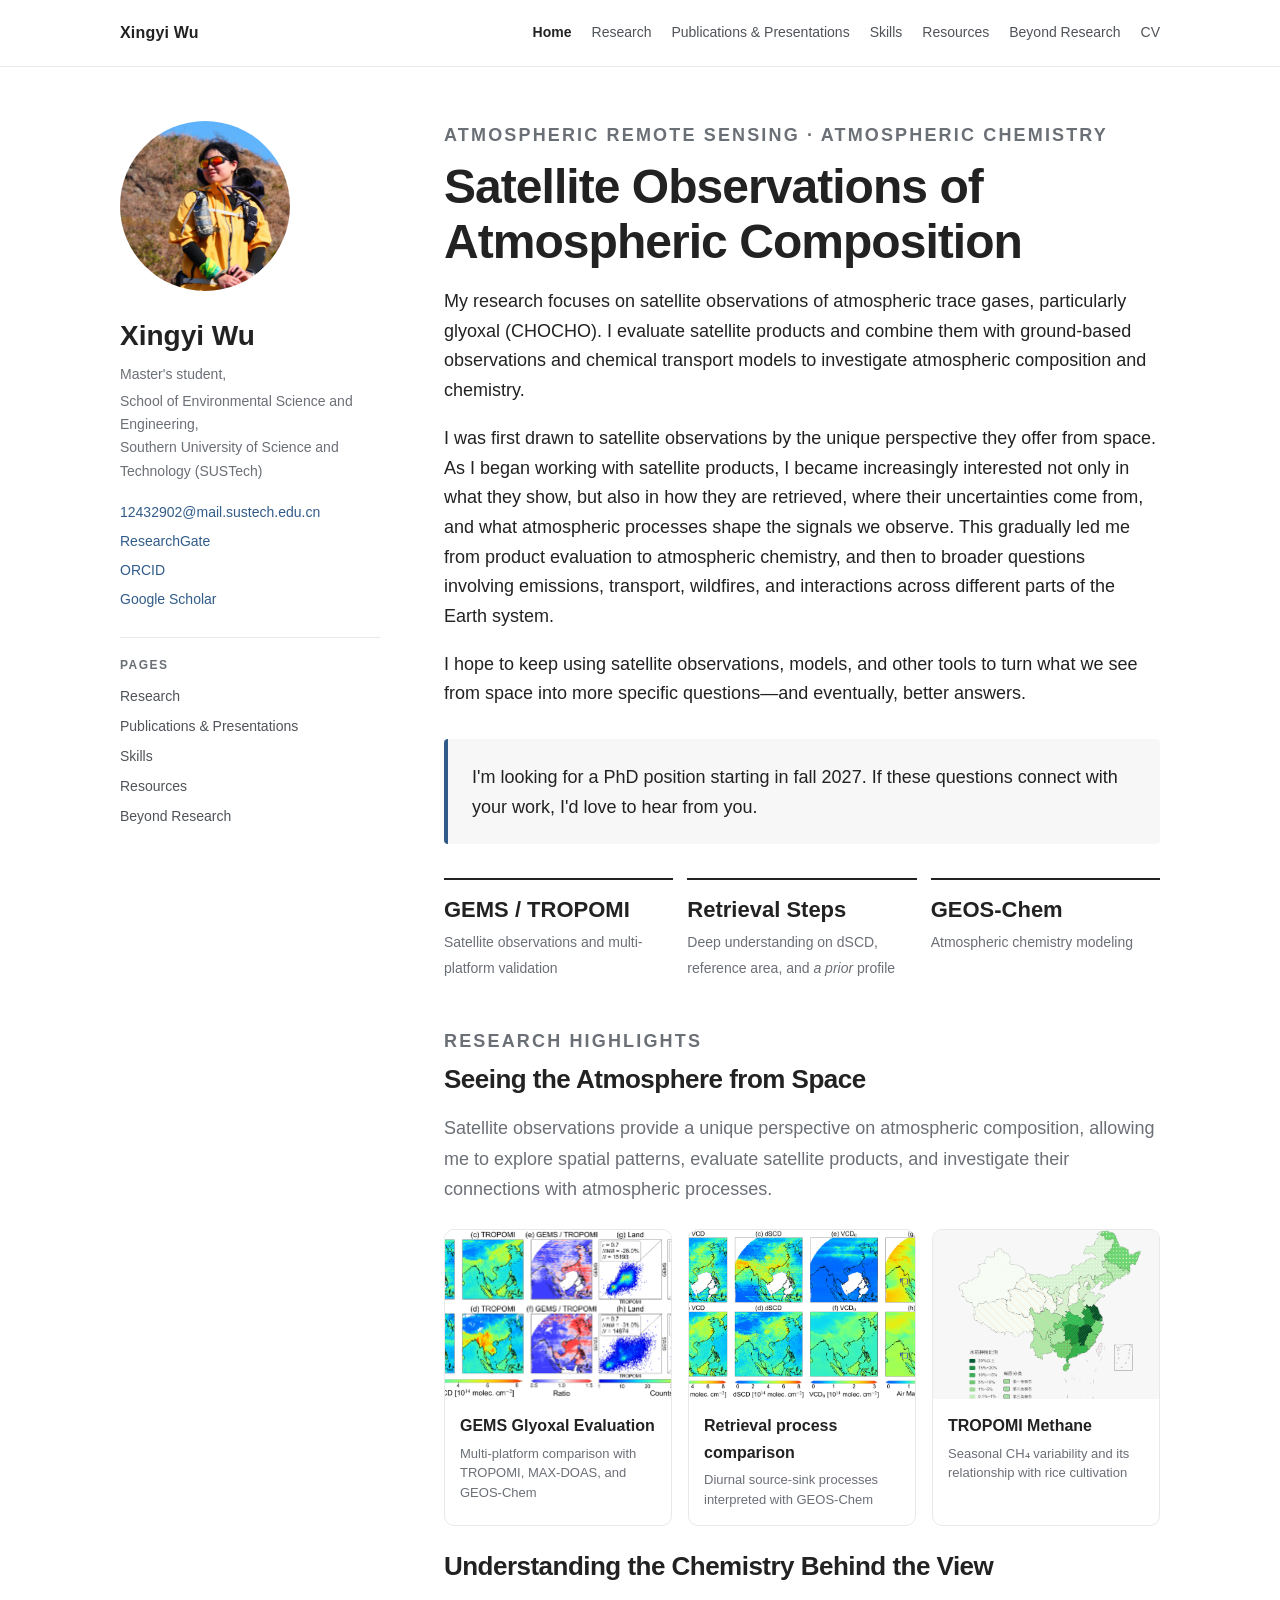
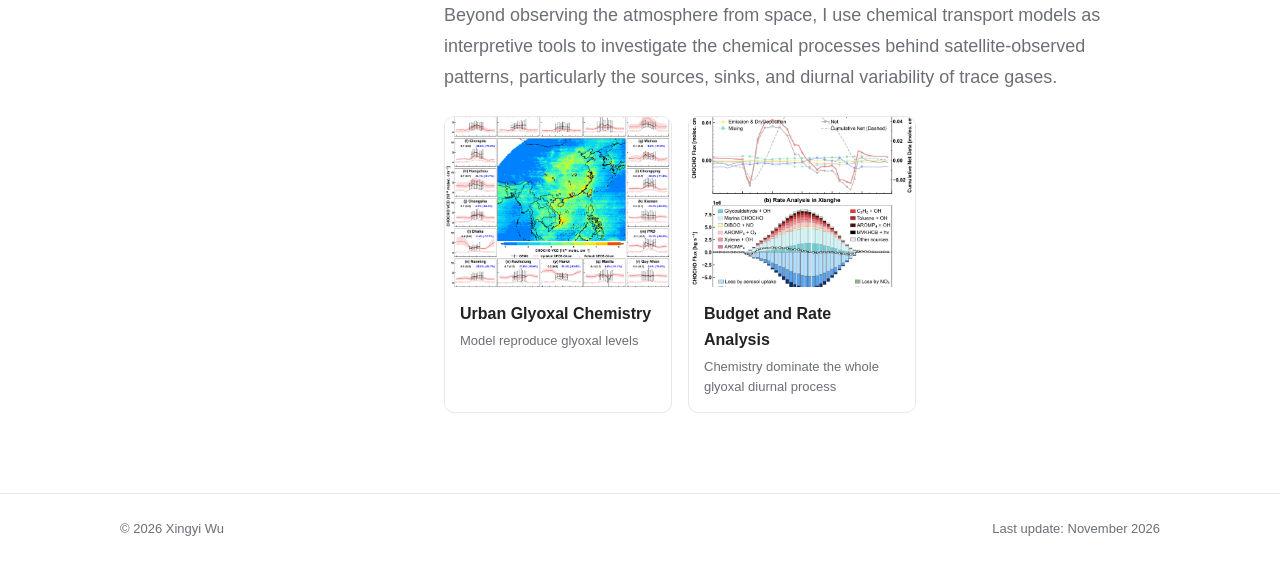
<file: index.html>
<!doctype html>
<html lang="en">

<head>
  <meta charset="utf-8">
  <meta name="viewport" content="width=device-width, initial-scale=1">
  <meta name="description"
    content="Xingyi Wu — atmospheric remote sensing, satellite atmospheric composition, and atmospheric chemistry.">
  <title>Xingyi Wu | Atmospheric Remote Sensing</title>
  <link rel="stylesheet" href="style.css">
</head>

<body>

  <header class="site-header">
    <div class="wrap nav-wrap">
      <a class="brand" href="index.html" class="active">Xingyi Wu</a>
      <nav class="nav" aria-label="Primary navigation">
        <a href="index.html" class="active">Home</a>
        <a href="research.html">Research</a>
        <a href="outputs.html">Publications &amp; Presentations</a>
        <a href="skills.html">Skills</a>
        <a href="resources.html">Resources</a>
        <a href="beyond.html">Beyond Research</a>
        <a href="Xingyi_Wu_CV.pdf?v=20261013" target="_blank" rel="noopener">CV</a>
      </nav>
    </div>
  </header>


  <main class="page">
    <div class="wrap hero">
      <aside class="profile-card">
        <img src="Xingyi.jpg" alt="Xingyi Wu" class="avatar">
        <h1>Xingyi Wu</h1>
        <p class="role">Master&#39;s student,</p>
        <p class="affiliation">School of Environmental Science and Engineering,<br>Southern University of Science and
          Technology (SUSTech)</p>
        <div class="profile-links">
          <a href="mailto:12432902@mail.sustech.edu.cn">12432902@mail.sustech.edu.cn</a>
          <a href="https://www.researchgate.net/profile/Xingyi-Wu-8/" target="_blank" rel="noopener">ResearchGate</a>
          <a href="https://orcid.org/0000-0001-6270-2612" target="_blank" rel="noopener">ORCID</a>
          <a href="https://scholar.google.com/citations?user=_2FljuEAAAAJ&hl=en" target="_blank" rel="noopener">Google
            Scholar</a>
        </div>

        <div class="sidebar-pages">
          <p class="eyebrow">Pages</p>
          <a href="research.html">Research</a>
          <a href="outputs.html">Publications &amp; Presentations</a>
          <a href="skills.html">Skills</a>
          <a href="resources.html">Resources</a>
          <a href="beyond.html">Beyond Research</a>
        </div>
      </aside>

      <section class="hero-copy">
        <p class="eyebrow">Atmospheric Remote Sensing · Atmospheric Chemistry</p>
        <h2>Satellite Observations of Atmospheric Composition</h2>
        <p>
          My research focuses on satellite observations of atmospheric trace gases,
          particularly glyoxal (CHOCHO). I evaluate satellite products and combine them
          with ground-based observations and chemical transport models to investigate
          atmospheric composition and chemistry.
        </p>
        <p>
          I was first drawn to satellite observations by the unique perspective they offer from space. As I began
          working with satellite products, I became increasingly interested not only in what they show, but also in how
          they are retrieved, where their uncertainties come from, and what atmospheric processes shape the signals we
          observe. This gradually led me from product evaluation to atmospheric chemistry, and then to broader questions
          involving emissions, transport, wildfires, and interactions across different parts of the Earth system.
        </p>
        <p>
          I hope to keep using satellite observations, models, and other tools to turn what we see from space into more
          specific questions—and eventually, better answers.
        </p>

        <div class="callout">
          <p class="callout-last">I'm looking for
            a PhD position starting in fall 2027. If these questions connect with
            your work, I'd love to hear from you.</p>
        </div>

        <div class="stats">
          <div class="stat"><strong>GEMS / TROPOMI</strong><span>Satellite observations and multi-platform
              validation</span></div>
          <div class="stat"><strong>Retrieval Steps</strong><span>Deep understanding on dSCD, reference area,
              and
              <i>a
                prior</i> profile</span></div>
          <div class="stat"><strong>GEOS-Chem</strong><span>Atmospheric chemistry modeling</span></div>
        </div>

        <div class="pages-block research-highlights">
          <p class="eyebrow">Research highlights</p>
          <h2>Seeing the Atmosphere from Space</h2>

          <p class="highlight-intro">
            Satellite observations provide a unique perspective on atmospheric composition,
            allowing me to explore spatial patterns, evaluate satellite products, and
            investigate their connections with atmospheric processes.
          </p>

          <div class="highlight-grid">

            <div class="highlight-card">
              <img src="highlight1.png" alt="GEMS glyoxal evaluation">
              <div class="highlight-caption">
                <strong>GEMS Glyoxal Evaluation</strong>
                <span>Multi-platform comparison with TROPOMI, MAX-DOAS, and GEOS-Chem</span>
              </div>
            </div>

            <div class="highlight-card">
              <img src="highlight2.png" alt="Retrieval process comparison between TROPOMI and GEMS">
              <div class="highlight-caption">
                <strong>Retrieval process comparison</strong>
                <span>Diurnal source-sink processes interpreted with GEOS-Chem</span>
              </div>
            </div>

            <div class="highlight-card">
              <img src="highlight3.png" alt="TROPOMI methane and rice cultivation">
              <div class="highlight-caption">
                <strong>TROPOMI Methane</strong>
                <span>Seasonal CH₄ variability and its relationship with rice cultivation</span>
              </div>
            </div>

          </div>

          <br>

          <h2 class="highlight-subtitle">Understanding the Chemistry Behind the View</h2>

          <p class="highlight-intro">
            Beyond observing the atmosphere from space, I use chemical transport models as interpretive tools to
            investigate the chemical processes behind satellite-observed patterns, particularly the sources, sinks, and
            diurnal variability of trace gases.
          </p>

          <div class="highlight-grid highlight-grid-two">

            <div class="highlight-card">
              <img src="highlight4.png" alt="Urban glyoxal chemistry">
              <div class="highlight-caption">
                <strong>Urban Glyoxal Chemistry</strong>
                <span>Model reproduce glyoxal levels</span>
              </div>
            </div>

            <div class="highlight-card">
              <img src="highlight5.png" alt="Glyoxal budget and rate analysis">
              <div class="highlight-caption">
                <strong>Budget and Rate Analysis</strong>
                <span>Chemistry dominate the whole glyoxal diurnal process</span>
              </div>
            </div>

          </div>
        </div>

      </section>
    </div>
  </main>


  <footer>
    <div class="wrap footer-inner">
      <span>© 2026 Xingyi Wu</span>
      <span>Last update: November 2026</span>
    </div>
  </footer>

</body>

</html>
</file>
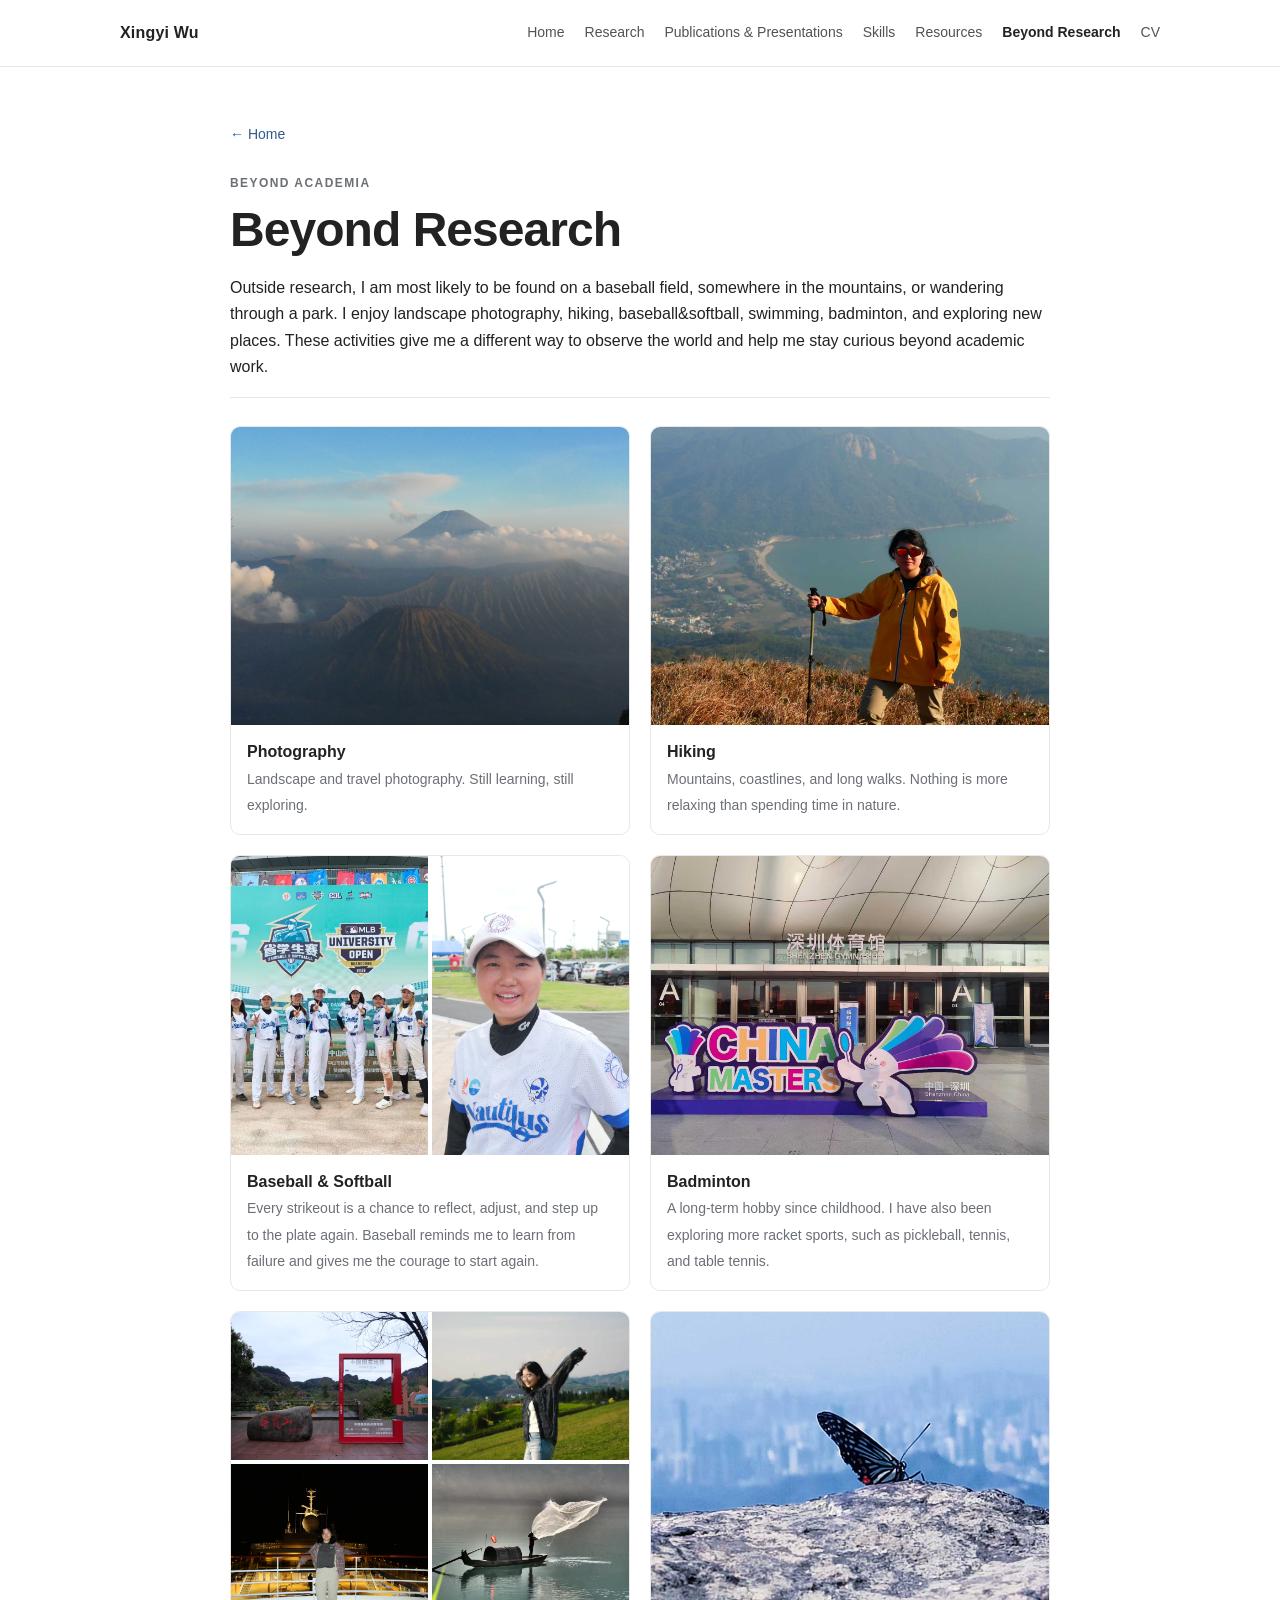
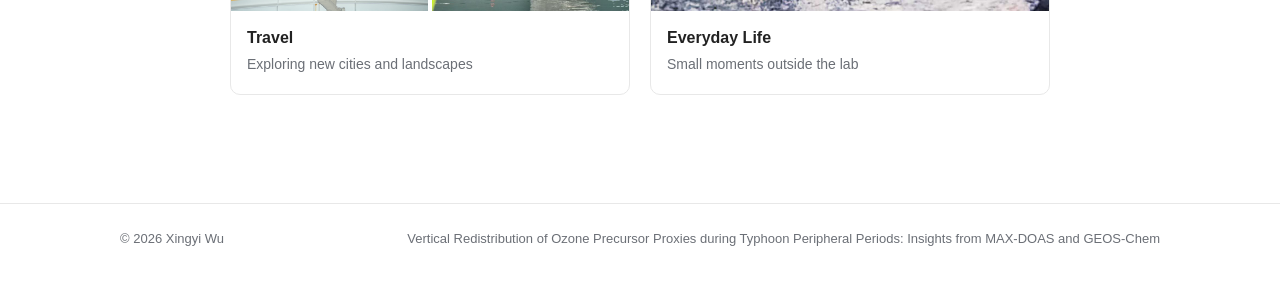
<file: beyond.html>
<!doctype html>
<html lang="en">

<head>
  <meta charset="utf-8">
  <meta name="viewport" content="width=device-width, initial-scale=1">
  <meta name="description"
    content="Xingyi Wu — atmospheric remote sensing, satellite atmospheric composition, and atmospheric chemistry.">
  <title>Beyond Research | Xingyi Wu</title>
  <link rel="stylesheet" href="style.css">
</head>

<body>
  <header class="site-header">
    <div class="wrap nav-wrap">
      <a class="brand" href="index.html">Xingyi Wu</a>
      <nav class="nav" aria-label="Primary navigation">
        <a href="index.html">Home</a>
        <a href="research.html">Research</a>
        <a href="outputs.html">Publications &amp; Presentations</a>
        <a href="skills.html">Skills</a>
        <a href="resources.html">Resources</a>
        <a href="beyond.html" class="active">Beyond Research</a>
        <a href="Xingyi_Wu_CV.pdf?v=20261013" target="_blank" rel="noopener">CV</a>
      </nav>
    </div>
  </header>

  <main class="page">
    <div class="wrap content">
      <a class="back-home" href="index.html">← Home</a>
      <p class="eyebrow">Beyond academia</p>
      <h1 class="page-title">Beyond Research</h1>
      <p>
        Outside research, I am most likely to be found on a baseball field, somewhere in the mountains, or wandering
        through a park. I enjoy landscape photography, hiking, baseball&softball, swimming, badminton, and exploring
        new places.
        These activities give me a different way to observe the world and help me stay curious beyond academic work.
      </p>

      <section class="section">
        <div class="life-grid">
          <figure class="life-card">
            <img src="life1.jpg" alt="Landscape photography">
            <figcaption><strong>Photography</strong><br><span>Landscape and travel photography. Still learning, still
                exploring.</span></figcaption>
          </figure>
          <figure class="life-card">
            <img src="life2.jpg" alt="Hiking">
            <figcaption><strong>Hiking</strong><br><span>Mountains, coastlines, and long walks. Nothing is more relaxing
                than spending time in nature.</span></figcaption>
          </figure>
          <figure class="life-card">
            <div class="baseball-photos">
              <img src="life3.jpg" alt="Playing baseball">
              <img src="life3-2.jpg" alt="Baseball team photo">
            </div>
            <figcaption><strong>Baseball & Softball </strong><br><span>Every strikeout is a chance to reflect, adjust,
                and step up
                to the plate again. Baseball reminds me to learn from failure and gives me the courage to start
                again.</span></figcaption>
          </figure>
          <figure class="life-card">
            <img src="life4.jpg" alt="Badminton">
            <figcaption><strong>Badminton</strong><br><span>A long-term hobby since childhood. I have also been
                exploring more racket sports, such as pickleball, tennis, and table tennis.</span></figcaption>
          </figure>
          <figure class="life-card">
            <div class="travel-photos">
              <img src="life5.jpg" alt="Travel photo 1">
              <img src="life5-2.jpg" alt="Travel photo 2">
              <img src="life5-3.jpg" alt="Travel photo 3">
              <img src="life5-4.jpg" alt="Travel photo 4">
            </div>
            <figcaption><strong>Travel</strong><br><span>Exploring new cities and landscapes</span>
            </figcaption>
          </figure>
          <figure class="life-card">
            <img src="life6.jpg" alt="Everyday life">
            <figcaption><strong>Everyday Life</strong><br><span>Small moments outside the lab</span></figcaption>
          </figure>
        </div>
      </section>
    </div>
  </main>

  <footer>
    <div class="wrap footer-inner">
      <span>© 2026 Xingyi Wu</span>
      <span>Vertical Redistribution of Ozone Precursor Proxies during Typhoon Peripheral Periods: Insights from MAX-DOAS
        and GEOS-Chem</span>
    </div>
  </footer>
</body>

</html>
</file>
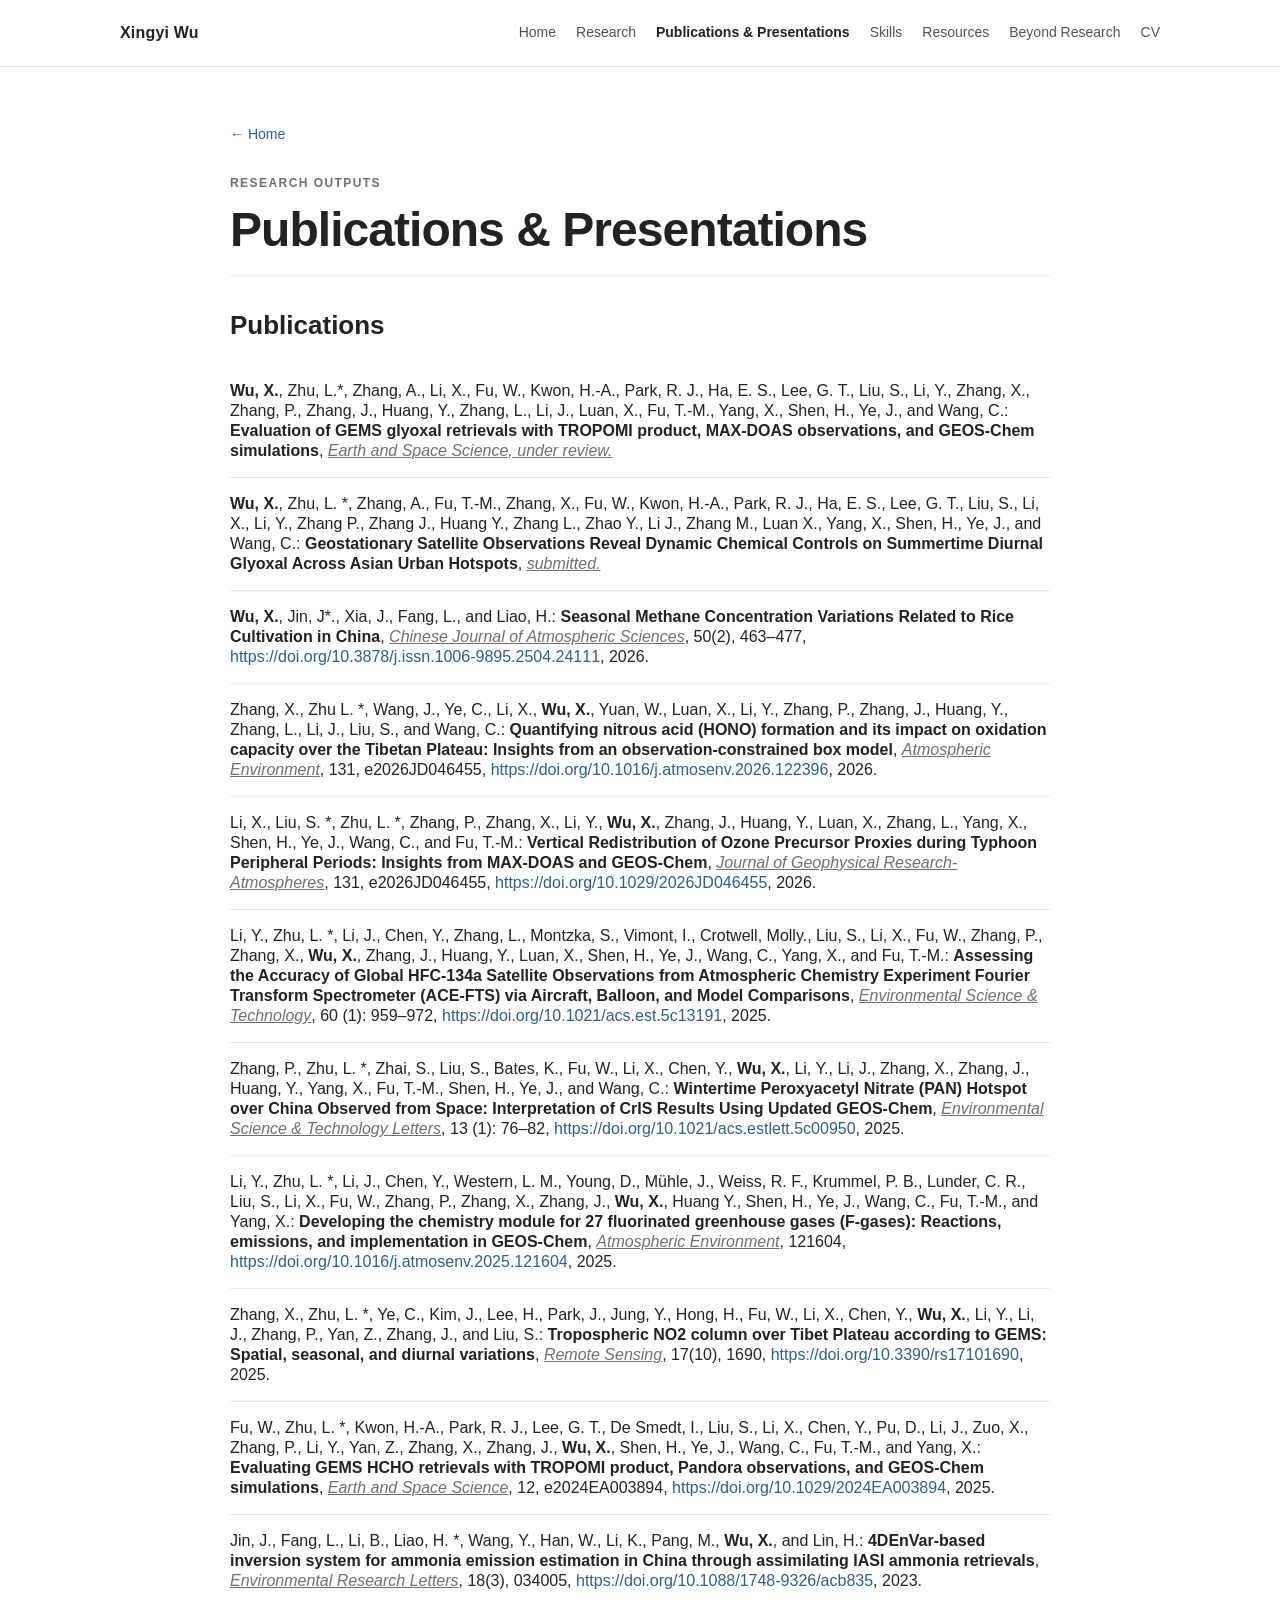
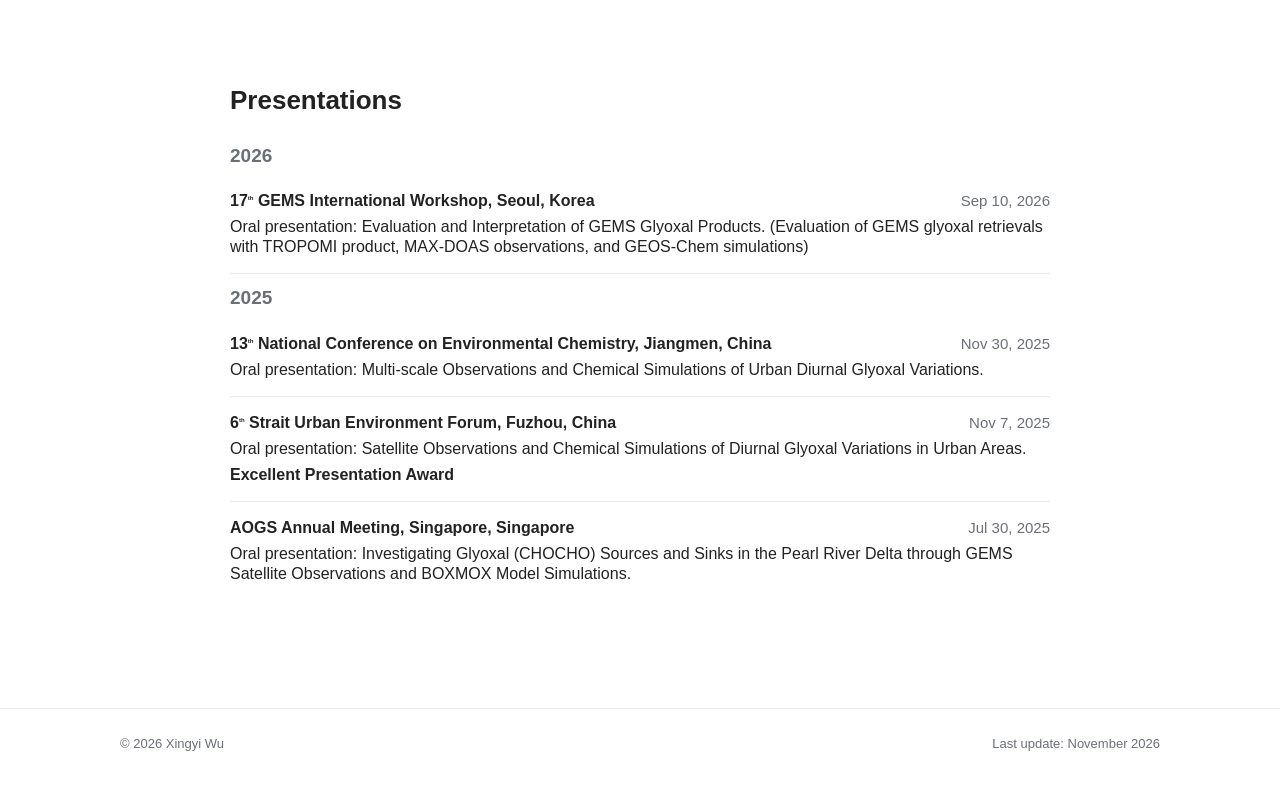
<file: outputs.html>
<!doctype html>
<html lang="en">

<head>
  <meta charset="utf-8">
  <meta name="viewport" content="width=device-width, initial-scale=1">
  <meta name="description"
    content="Xingyi Wu — atmospheric remote sensing, satellite atmospheric composition, and atmospheric chemistry.">
  <title>Publications & Presentations | Xingyi Wu</title>
  <link rel="stylesheet" href="style.css">
</head>

<body>
  <header class="site-header">
    <div class="wrap nav-wrap">
      <a class="brand" href="index.html">Xingyi Wu</a>
      <nav class="nav" aria-label="Primary navigation">
        <a href="index.html">Home</a>
        <a href="research.html">Research</a>
        <a href="outputs.html" class="active">Publications &amp; Presentations</a>
        <a href="skills.html">Skills</a>
        <a href="resources.html">Resources</a>
        <a href="beyond.html">Beyond Research</a>
        <a href="Xingyi_Wu_CV.pdf?v=20261013" target="_blank" rel="noopener">CV</a>
      </nav>
    </div>
  </header>

  <main class="page">
    <div class="wrap content">
      <a class="back-home" href="index.html">← Home</a>
      <p class="eyebrow">Research outputs</p>
      <h1 class="page-title">Publications & Presentations</h1>

      <section class="section">
        <h2 class="section-title">Publications</h2>
        <ol class="pub-list">
          <li><strong>Wu, X.</strong>, Zhu, L.*, Zhang, A., Li, X., Fu, W., Kwon, H.-A., Park, R. J., Ha, E. S., Lee, G.
            T., Liu, S., Li, Y., Zhang, X., Zhang, P., Zhang, J., Huang, Y., Zhang, L., Li, J., Luan, X.,
            Fu, T.-M., Yang, X., Shen, H., Ye, J., and Wang, C.: <strong>Evaluation of GEMS glyoxal retrievals with
              TROPOMI product, MAX-DOAS observations, and GEOS-Chem simulations</strong>, <span class="status">
              Earth and Space Science, under review.</span></li>
          <li><strong>Wu, X.</strong>, Zhu, L. *, Zhang, A., Fu, T.-M., Zhang, X., Fu, W., Kwon, H.-A., Park, R. J., Ha,
            E. S., Lee, G. T., Liu, S., Li, X., Li, Y., Zhang P., Zhang J., Huang Y., Zhang L., Zhao Y., Li J., Zhang
            M., Luan X., Yang, X., Shen, H., Ye, J., and Wang, C.: <strong>Geostationary Satellite Observations Reveal
              Dynamic Chemical Controls on Summertime Diurnal Glyoxal Across Asian Urban Hotspots</strong>, <span
              class="status">submitted.</span></li>
          <li><strong>Wu, X.</strong>, Jin, J*., Xia, J., Fang, L., and Liao, H.: <strong>Seasonal Methane Concentration
              Variations Related to Rice Cultivation in China</strong>, <span class="status">Chinese Journal of
              Atmospheric Sciences</span>, 50(2), 463–477,
            <a href="https://doi.org/10.3878/j.issn.1006-9895.2504.24111" target="_blank"
              rel="noopener">https://doi.org/10.3878/j.issn.1006-9895.2504.24111</a>, 2026.
          </li>
          <li>Zhang, X., Zhu L. *, Wang, J., Ye, C., Li, X., <strong>Wu, X.</strong>, Yuan, W., Luan, X., Li, Y., Zhang,
            P., Zhang, J., Huang, Y., Zhang, L., Li, J., Liu, S., and Wang, C.: <strong>Quantifying nitrous acid (HONO)
              formation and its impact on oxidation capacity over the Tibetan Plateau: Insights from an
              observation-constrained box model</strong>,
            <span class="status">Atmospheric Environment</span>, 131, e2026JD046455,
            <a href="https://doi.org/10.1016/j.atmosenv.2026.122396" target="_blank"
              rel="noopener">https://doi.org/10.1016/j.atmosenv.2026.122396</a>, 2026.
          </li>
          <li>Li, X., Liu, S. *, Zhu, L. *, Zhang, P., Zhang, X., Li, Y., <strong>Wu, X.</strong>, Zhang, J., Huang, Y.,
            Luan, X., Zhang, L., Yang, X., Shen, H., Ye, J., Wang, C., and Fu, T.-M.: <strong>Vertical Redistribution of
              Ozone Precursor Proxies during Typhoon Peripheral Periods: Insights from MAX-DOAS and GEOS-Chem</strong>,
            <span class="status">Journal of Geophysical Research-Atmospheres</span>, 131, e2026JD046455,
            <a href="https://doi.org/10.1029/2026JD046455" target="_blank"
              rel="noopener">https://doi.org/10.1029/2026JD046455</a>, 2026.
          </li>
          <li>Li, Y., Zhu, L. *, Li, J., Chen, Y., Zhang, L., Montzka, S., Vimont, I., Crotwell, Molly., Liu, S., Li,
            X., Fu, W., Zhang, P., Zhang, X., <strong>Wu, X.</strong>, Zhang, J., Huang, Y., Luan, X., Shen, H., Ye, J.,
            Wang, C., Yang, X., and Fu, T.-M.: <strong>Assessing the Accuracy of Global HFC-134a Satellite Observations
              from Atmospheric Chemistry Experiment Fourier Transform Spectrometer (ACE-FTS) via Aircraft, Balloon, and
              Model Comparisons</strong>,
            <span class="status">Environmental Science & Technology</span>, 60 (1): 959–972,
            <a href="https://doi.org/10.1021/acs.est.5c13191" target="_blank"
              rel="noopener">https://doi.org/10.1021/acs.est.5c13191</a>, 2025.
          </li>
          <li>Zhang, P., Zhu, L. *, Zhai, S., Liu, S., Bates, K., Fu, W., Li, X., Chen, Y., <strong>Wu, X.</strong>,
            Li, Y., Li, J., Zhang, X., Zhang, J., Huang, Y., Yang, X., Fu, T.-M., Shen, H., Ye, J., and Wang, C.:
            <strong>Wintertime Peroxyacetyl Nitrate (PAN) Hotspot over China Observed from Space: Interpretation of CrIS
              Results Using Updated GEOS-Chem</strong>,
            <span class="status">Environmental Science & Technology Letters</span>, 13 (1): 76–82,
            <a href="https://doi.org/10.1021/acs.estlett.5c00950" target="_blank"
              rel="noopener">https://doi.org/10.1021/acs.estlett.5c00950</a>, 2025.
          </li>
          <li>Li, Y., Zhu, L. *, Li, J., Chen, Y., Western, L. M., Young, D., Mühle, J., Weiss, R. F., Krummel, P.
            B., Lunder, C. R., Liu, S., Li, X., Fu, W., Zhang, P., Zhang, X., Zhang, J., <strong>Wu, X.</strong>, Huang
            Y., Shen, H., Ye, J., Wang, C., Fu, T.-M., and Yang, X.: <strong>Developing the chemistry module for 27
              fluorinated greenhouse gases (F-gases): Reactions, emissions, and implementation in GEOS-Chem</strong>,
            <span class="status">Atmospheric Environment</span>, 121604,
            <a href="https://doi.org/10.1016/j.atmosenv.2025.121604" target="_blank"
              rel="noopener">https://doi.org/10.1016/j.atmosenv.2025.121604</a>, 2025.
          </li>
          <li>Zhang, X., Zhu, L. *, Ye, C., Kim, J., Lee, H., Park, J., Jung, Y., Hong, H., Fu, W., Li, X., Chen, Y.,
            <strong>Wu, X.</strong>, Li, Y., Li, J., Zhang, P., Yan, Z., Zhang, J., and Liu, S.: <strong>Tropospheric
              NO2
              column over Tibet Plateau according to GEMS: Spatial, seasonal, and diurnal variations</strong>,
            <span class="status">Remote Sensing</span>, 17(10), 1690,
            <a href="https://doi.org/10.3390/rs17101690" target="_blank"
              rel="noopener">https://doi.org/10.3390/rs17101690</a>, 2025.
          </li>
          <li>Fu, W., Zhu, L. *, Kwon, H.-A., Park, R. J., Lee, G. T., De Smedt, I., Liu, S., Li, X., Chen, Y., Pu,
            D., Li, J., Zuo, X., Zhang, P., Li, Y., Yan, Z., Zhang, X., Zhang, J.,
            <strong>Wu, X.</strong>, Shen, H., Ye, J., Wang, C., Fu, T.-M., and Yang, X.: <strong>Evaluating GEMS HCHO
              retrievals with TROPOMI product, Pandora observations, and GEOS-Chem simulations</strong>,
            <span class="status">Earth and Space Science</span>, 12, e2024EA003894,
            <a href="https://doi.org/10.1029/2024EA003894" target="_blank"
              rel="noopener">https://doi.org/10.1029/2024EA003894</a>, 2025.
          </li>
          <li>Jin, J., Fang, L., Li, B., Liao, H. *, Wang, Y., Han, W., Li, K., Pang, M., <strong>Wu, X.</strong>, and
            Lin, H.: <strong>4DEnVar-based inversion system for ammonia emission estimation in China through
              assimilating IASI ammonia retrievals</strong>,
            <span class="status">Environmental Research Letters</span>, 18(3), 034005,
            <a href="https://doi.org/10.1088/1748-9326/acb835" target="_blank"
              rel="noopener">https://doi.org/10.1088/1748-9326/acb835</a>, 2023.
          </li>

        </ol>
      </section>

      <section class="section presentations-section">
        <h2 class="section-title">Presentations</h2>

        <h3 class="presentation-year">2026</h3>

        <div class="presentation-item">
          <div class="presentation-heading">
            <strong>17<sup>th</sup> GEMS International Workshop, Seoul, Korea</strong>
            <span class="presentation-date">Sep 10, 2026</span>
          </div>
          <p>
            Oral presentation: Evaluation and Interpretation of GEMS Glyoxal Products. (Evaluation of GEMS glyoxal
            retrievals with TROPOMI product, MAX-DOAS observations, and GEOS-Chem simulations)
          </p>
        </div>

        <h3 class="presentation-year">2025</h3>


        <div class="presentation-item">
          <div class="presentation-heading">
            <strong>13<sup>th</sup> National Conference on Environmental Chemistry, Jiangmen, China</strong>
            <span class="presentation-date">Nov 30, 2025</span>
          </div>
          <p>
            Oral presentation: Multi-scale Observations and Chemical Simulations
            of Urban Diurnal Glyoxal Variations.
          </p>
        </div>
        <div class="presentation-item">
          <div class="presentation-heading">
            <strong>6<sup>th</sup> Strait Urban Environment Forum, Fuzhou, China</strong>
            <span class="presentation-date">Nov 7, 2025</span>
          </div>
          <p>
            Oral presentation: Satellite Observations and Chemical Simulations
            of Diurnal Glyoxal Variations in Urban Areas.
          </p>
          <p><strong>Excellent Presentation Award</strong></p>
        </div>
        <div class="presentation-item">
          <div class="presentation-heading">
            <strong>AOGS Annual Meeting, Singapore, Singapore</strong>
            <span class="presentation-date">Jul 30, 2025</span>
          </div>
          <p>
            Oral presentation: Investigating Glyoxal (CHOCHO) Sources and Sinks
            in the Pearl River Delta through GEMS Satellite Observations and
            BOXMOX Model Simulations.
          </p>
        </div>


      </section>
    </div>
  </main>

  <footer>
    <div class="wrap footer-inner">
      <span>© 2026 Xingyi Wu</span>
      <span>Last update: November 2026</span>
    </div>
  </footer>
</body>

</html>
</file>
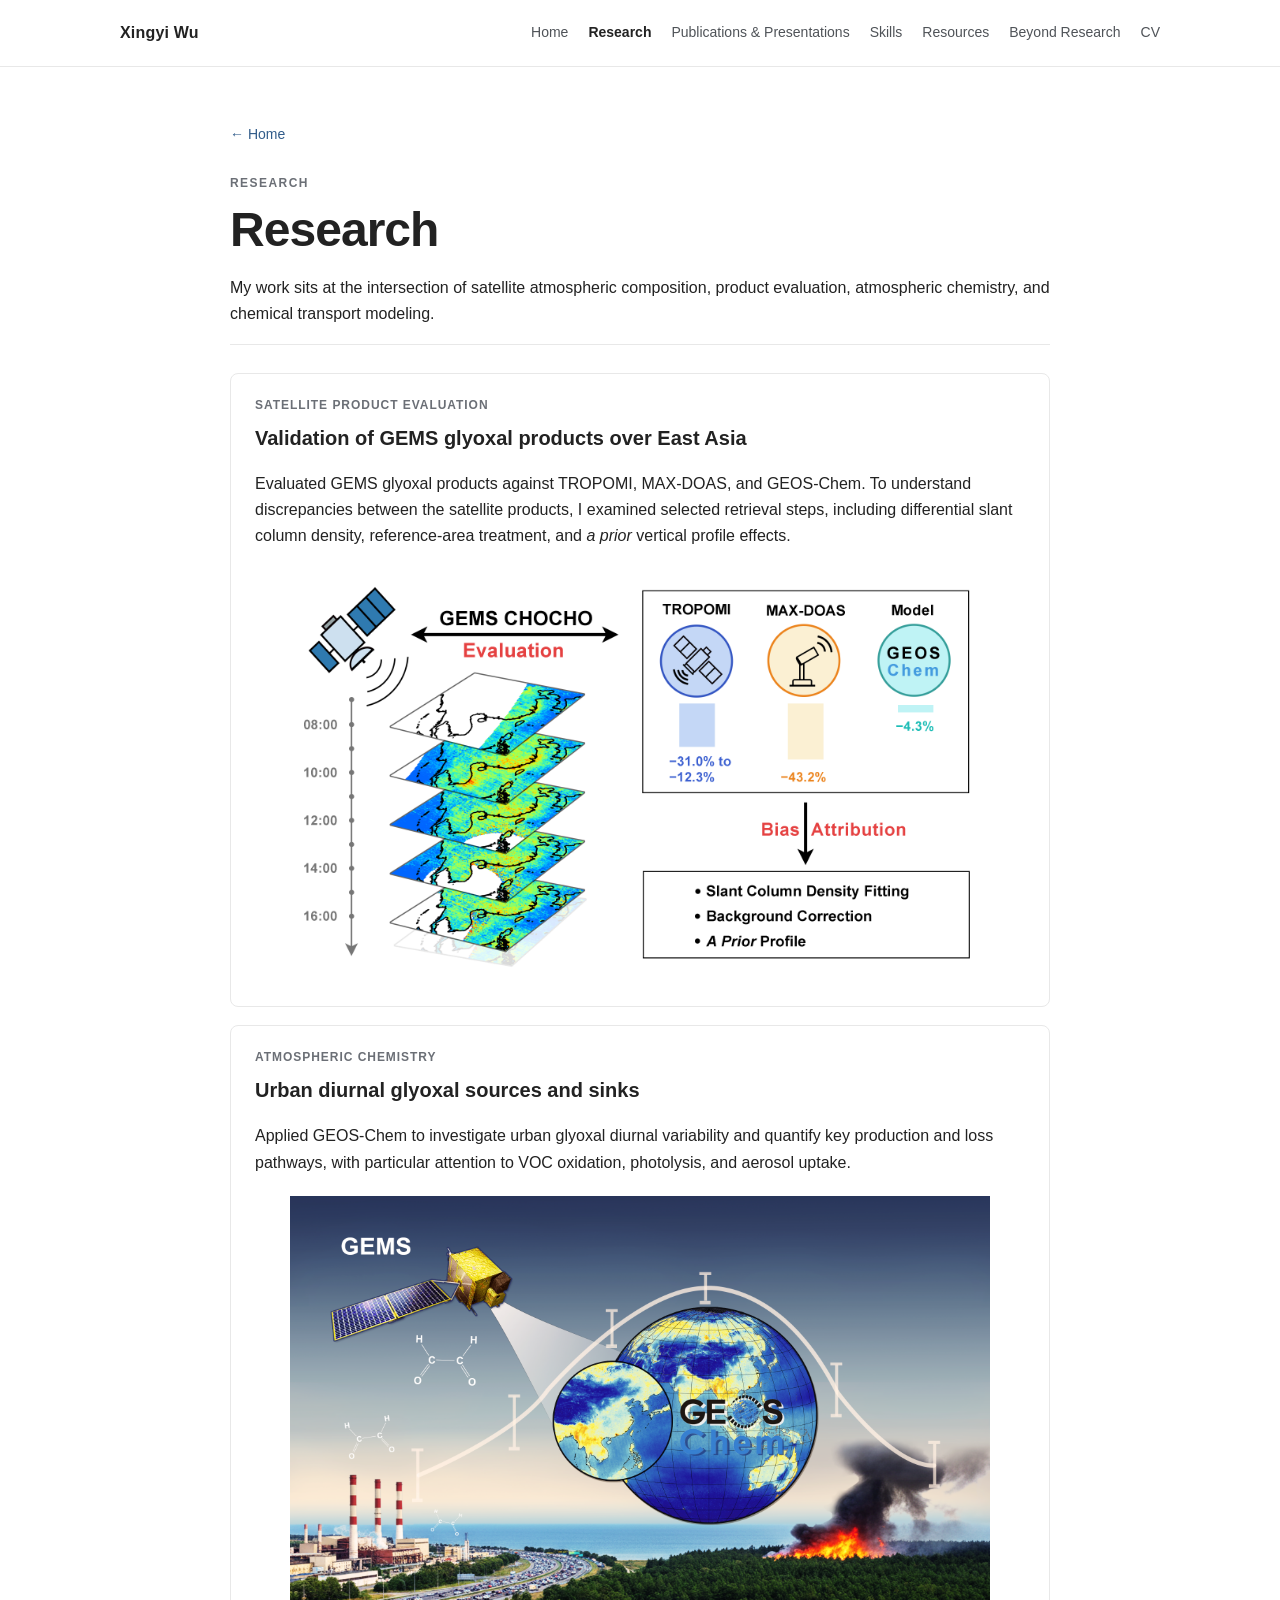
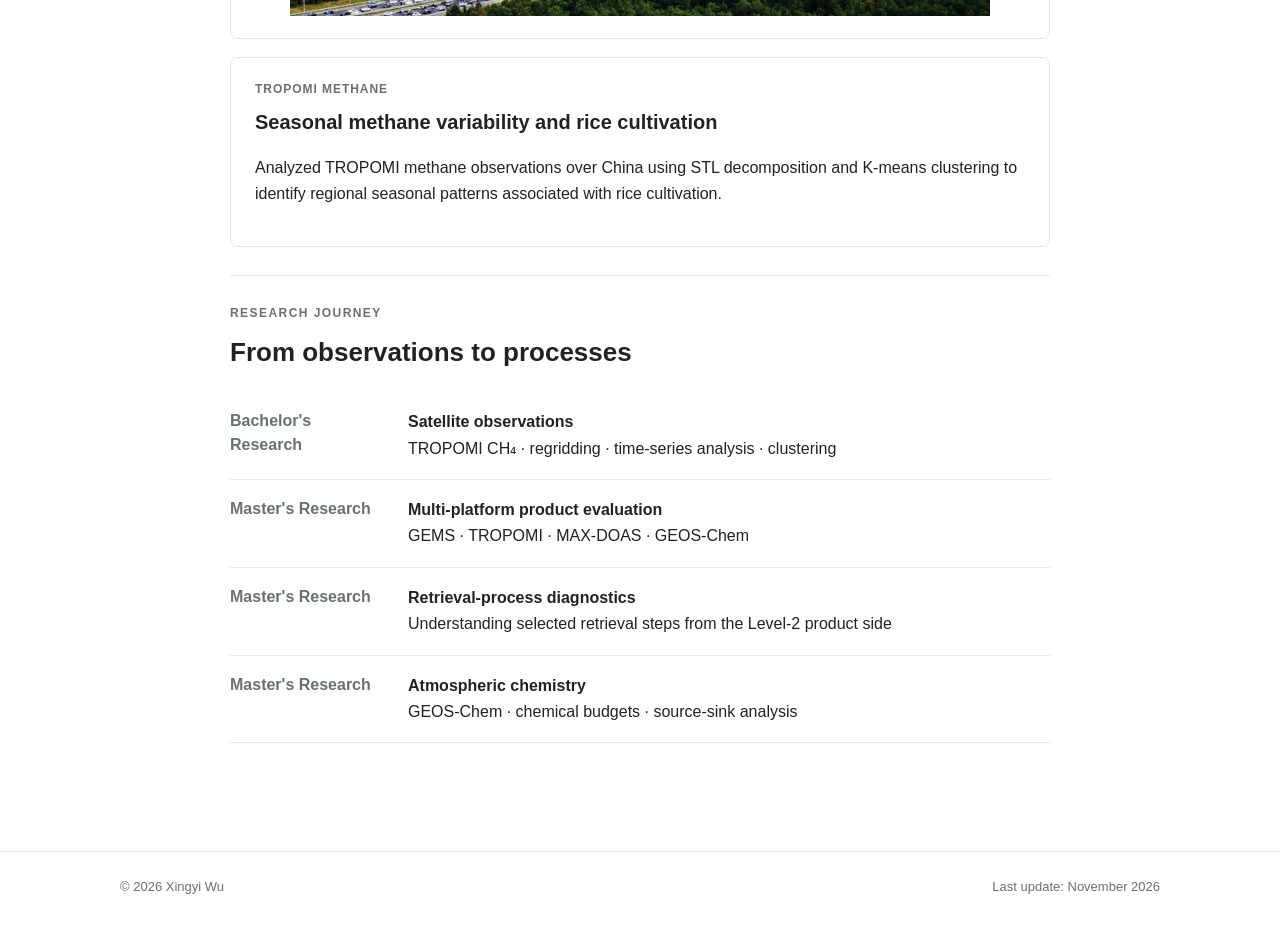
<file: research.html>
<!doctype html>
<html lang="en">

<head>
  <meta charset="utf-8">
  <meta name="viewport" content="width=device-width, initial-scale=1">
  <meta name="description"
    content="Xingyi Wu — atmospheric remote sensing, satellite atmospheric composition, and atmospheric chemistry.">
  <title>Research | Xingyi Wu</title>
  <link rel="stylesheet" href="style.css">
</head>

<body>

  <header class="site-header">
    <div class="wrap nav-wrap">
      <a class="brand" href="index.html">Xingyi Wu</a>
      <nav class="nav" aria-label="Primary navigation">
        <a href="index.html">Home</a>
        <a href="research.html" class="active">Research</a>
        <a href="outputs.html">Publications &amp; Presentations</a>
        <a href="skills.html">Skills</a>
        <a href="resources.html">Resources</a>
        <a href="beyond.html">Beyond Research</a>
        <a href="Xingyi_Wu_CV.pdf?v=20261013" target="_blank" rel="noopener">CV</a>
      </nav>
    </div>
  </header>


  <main class="page">
    <div class="wrap content">
      <a class="back-home" href="index.html">← Home</a>
      <p class="eyebrow">Research</p>
      <h1 class="page-title">Research</h1>
      <p>
        My work sits at the intersection of satellite atmospheric composition, product evaluation,
        atmospheric chemistry, and chemical transport modeling.
      </p>

      <section class="section">
        <div class="cards">
          <article class="card">
            <div class="tag">Satellite product evaluation</div>
            <h3>Validation of GEMS glyoxal products over East Asia</h3>
            <p>
              Evaluated GEMS glyoxal products against TROPOMI, MAX-DOAS, and GEOS-Chem.
              To understand discrepancies between the satellite products, I examined selected retrieval steps,
              including differential slant column density, reference-area treatment, and <i>a prior</i> vertical
              profile
              effects.
            </p>
            <div class="research-figure">
              <img src="research1.png" alt="Evaluation of GEMS glyoxal products over East Asia">
            </div>
          </article>

          <article class="card">
            <div class="tag">Atmospheric chemistry</div>
            <h3>Urban diurnal glyoxal sources and sinks</h3>
            <p>
              Applied GEOS-Chem to investigate urban glyoxal diurnal variability and quantify key production and loss
              pathways, with particular attention to VOC oxidation, photolysis, and aerosol uptake.
            </p>
            <div class="research-figure">
              <img src="research2.png" alt="Urban diurnal glyoxal sources and sinks">
            </div>
          </article>

          <article class="card">
            <div class="tag">TROPOMI methane</div>
            <h3>Seasonal methane variability and rice cultivation</h3>
            <p>
              Analyzed TROPOMI methane observations over China using STL decomposition and K-means clustering
              to identify regional seasonal patterns associated with rice cultivation.
            </p>
            <!-- <div class="research-figure">
              <img src="research3.png" alt="Seasonal methane variability and rice cultivation">
            </div> -->
          </article>
        </div>
      </section>

      <section class="section">
        <p class="eyebrow">Research journey</p>
        <h2 class="section-title">From observations to processes</h2>
        <div class="timeline">
          <div class="timeline-item"><span>Bachelor's Research</span>
            <p><strong>Satellite observations</strong><br>TROPOMI CH₄ · regridding · time-series analysis · clustering
            </p>
          </div>
          <div class="timeline-item"><span>Master's Research</span>
            <p><strong>Multi-platform product evaluation</strong><br>GEMS · TROPOMI · MAX-DOAS · GEOS-Chem</p>
          </div>
          <div class="timeline-item"><span>Master's Research</span>
            <p><strong>Retrieval-process diagnostics</strong><br>Understanding selected retrieval steps from the Level-2
              product side</p>
          </div>
          <div class="timeline-item"><span>Master's Research</span>
            <p><strong>Atmospheric chemistry</strong><br>GEOS-Chem · chemical budgets · source-sink analysis</p>
          </div>
        </div>
      </section>
    </div>
  </main>


  <footer>
    <div class="wrap footer-inner">
      <span>© 2026 Xingyi Wu</span>
      <span>Last update: November 2026</span>
    </div>
  </footer>

</body>

</html>
</file>
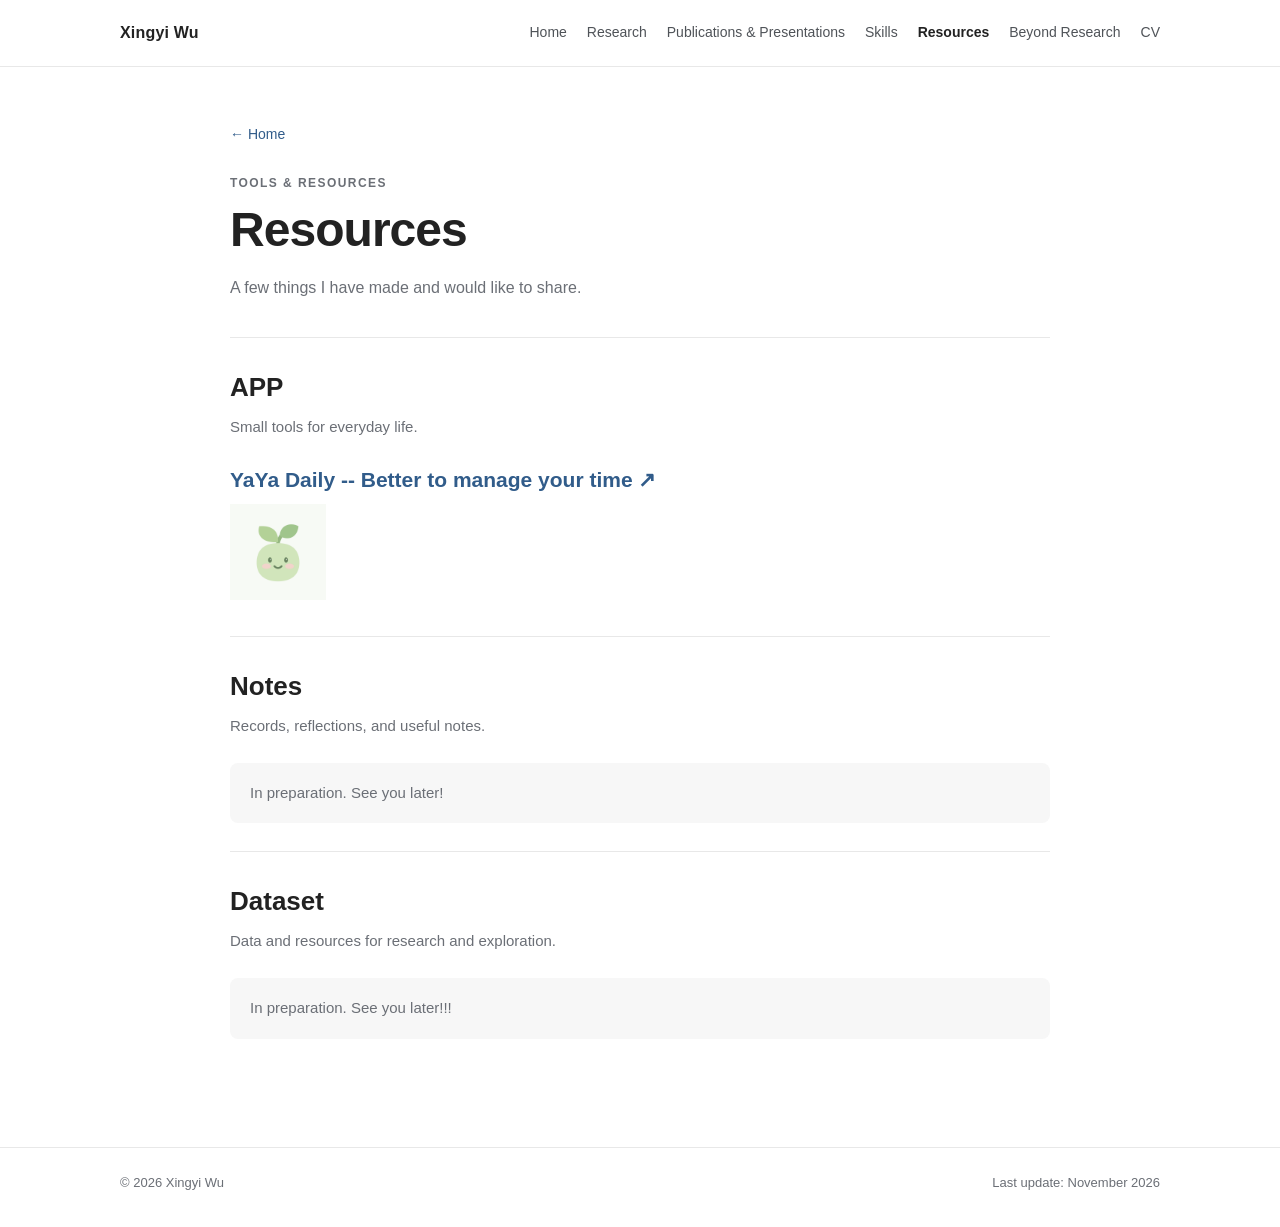
<file: resources.html>
<!doctype html>
<html lang="en">

<head>
  <meta charset="utf-8">
  <meta name="viewport" content="width=device-width, initial-scale=1">
  <meta name="description"
    content="Xingyi Wu — atmospheric remote sensing, satellite atmospheric composition, and atmospheric chemistry.">
  <title>Resources | Xingyi Wu</title>
  <link rel="stylesheet" href="style.css">
</head>

<body>

  <header class="site-header">
    <div class="wrap nav-wrap">
      <a class="brand" href="index.html">Xingyi Wu</a>
      <nav class="nav" aria-label="Primary navigation">
        <a href="index.html">Home</a>
        <a href="research.html">Research</a>
        <a href="outputs.html">Publications &amp; Presentations</a>
        <a href="skills.html">Skills</a>
        <a href="resources.html" class="active">Resources</a>
        <a href="beyond.html">Beyond Research</a>
        <a href="Xingyi_Wu_CV.pdf?v=20261001" target="_blank" rel="noopener">CV</a>
      </nav>
    </div>
  </header>


  <main class="page">
    <div class="wrap content resources-content">
      <a class="back-home" href="index.html">← Home</a>
      <p class="eyebrow">Tools &amp; Resources</p>
      <h1 class="page-title">Resources</h1>
      <p class="resources-intro">A few things I have made and would like to share.</p>
      <section class="section resources-section" aria-labelledby="app-heading">
        <h2 class="section-title" id="app-heading">APP</h2>
        <p class="section-description">Small tools for everyday life.</p>
        <article class="shared-app">
          <h3>
            <a href="yaya-daily.html">
              YaYa Daily -- Better to manage your time
              <span aria-hidden="true">↗</span>
            </a>
          </h3>

          <a class="app-icon-link" href="yaya-daily.html" aria-label="View YaYa Daily details and download">
            <img src="assets/yaya/app-icon.png" alt="YaYa Daily app icon" width="96" height="96">
          </a>
        </article>
      </section>
      <section class="section resources-section" aria-labelledby="notes-heading">
        <h2 class="section-title" id="notes-heading">Notes</h2>
        <p class="section-description">Records, reflections, and useful notes.</p>
        <p class="empty-share">In preparation. See you later!</p>
      </section>
      <section class="section resources-section" aria-labelledby="dataset-heading">
        <h2 class="section-title" id="dataset-heading">Dataset</h2>
        <p class="section-description">Data and resources for research and exploration.</p>
        <p class="empty-share">In preparation. See you later!!!</p>
      </section>
    </div>
  </main>
  <script src="resources.js" defer></script>
  <footer>
    <div class="wrap footer-inner"><span>© 2026 Xingyi Wu</span><span>Last update: November 2026</span></div>
  </footer>
</body>

</html>
</file>
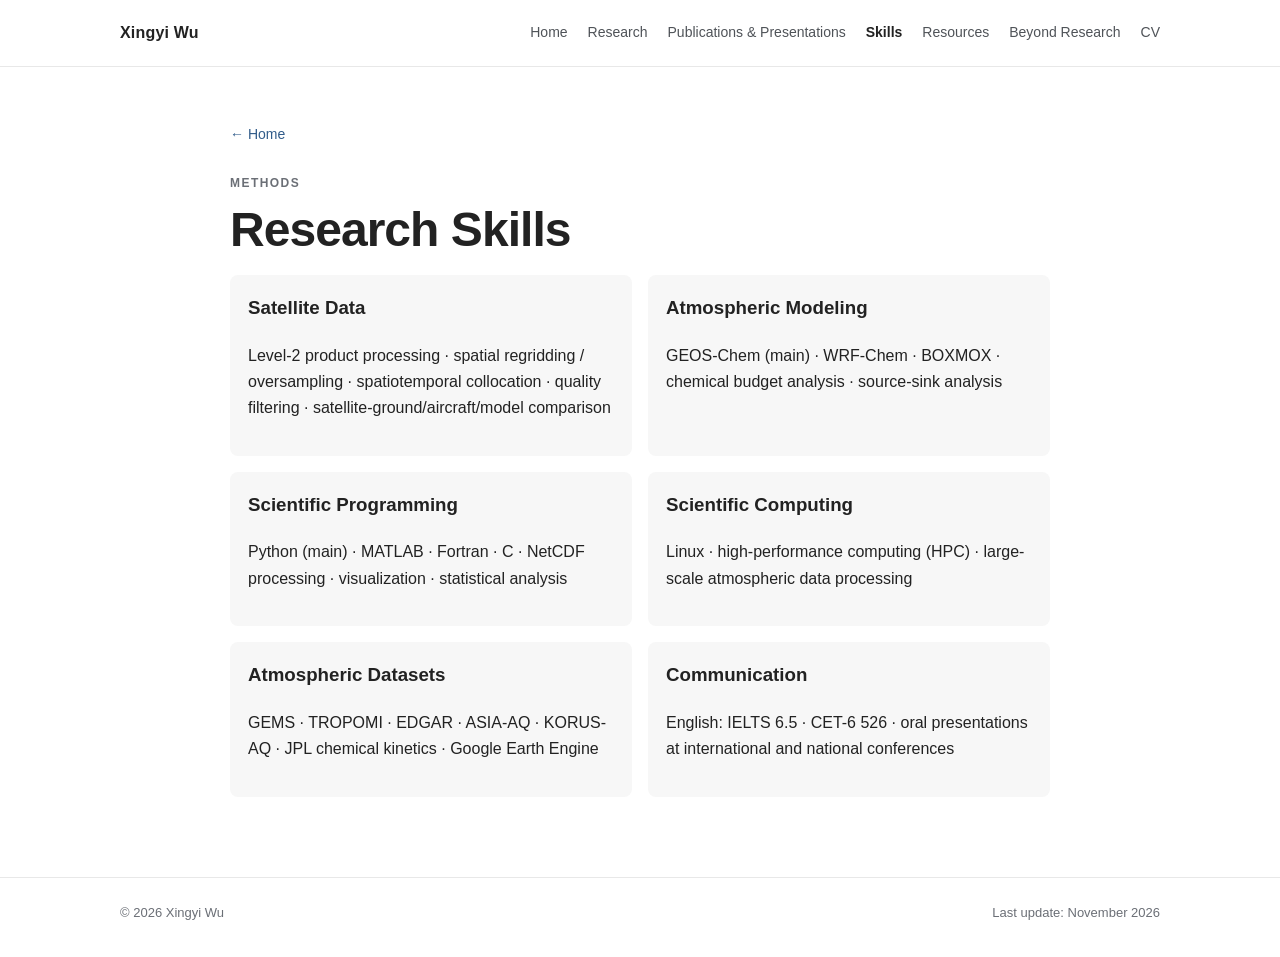
<file: skills.html>
<!doctype html>
<html lang="en">

<head>
  <meta charset="utf-8">
  <meta name="viewport" content="width=device-width, initial-scale=1">
  <meta name="description"
    content="Xingyi Wu — atmospheric remote sensing, satellite atmospheric composition, and atmospheric chemistry.">
  <title>Skills | Xingyi Wu</title>
  <link rel="stylesheet" href="style.css">
</head>

<body>

  <header class="site-header">
    <div class="wrap nav-wrap">
      <a class="brand" href="index.html">Xingyi Wu</a>
      <nav class="nav" aria-label="Primary navigation">
        <a href="index.html">Home</a>
        <a href="research.html">Research</a>
        <a href="outputs.html">Publications &amp; Presentations</a>
        <a href="skills.html" class="active">Skills</a>
        <a href="resources.html">Resources</a>
        <a href="beyond.html">Beyond Research</a>
        <a href="Xingyi_Wu_CV.pdf?v=20261001" target="_blank" rel="noopener">CV</a>
      </nav>
    </div>
  </header>


  <main class="page">
    <div class="wrap content">
      <a class="back-home" href="index.html">← Home</a>
      <p class="eyebrow">Methods</p>
      <h1 class="page-title">Research Skills</h1>

      <div class="skills-grid">
        <div class="skill">
          <h3>Satellite Data</h3>
          <p>Level-2 product processing · spatial regridding / oversampling · spatiotemporal collocation · quality
            filtering · satellite-ground/aircraft/model comparison</p>
        </div>
        <div class="skill">
          <h3>Atmospheric Modeling</h3>
          <p>GEOS-Chem (main) · WRF-Chem · BOXMOX · chemical budget analysis · source-sink analysis</p>
        </div>
        <div class="skill">
          <h3>Scientific Programming</h3>
          <p>Python (main) · MATLAB · Fortran · C · NetCDF processing · visualization · statistical analysis</p>
        </div>
        <div class="skill">
          <h3>Scientific Computing</h3>
          <p>Linux · high-performance computing (HPC) · large-scale atmospheric data processing</p>
        </div>
        <div class="skill">
          <h3>Atmospheric Datasets</h3>
          <p>GEMS · TROPOMI · EDGAR · ASIA-AQ · KORUS-AQ · JPL chemical kinetics · Google Earth Engine</p>
        </div>
        <div class="skill">
          <h3>Communication</h3>
          <p>English: IELTS 6.5 · CET-6 526 · oral presentations at international and national conferences</p>
        </div>
      </div>
    </div>
  </main>


  <footer>
    <div class="wrap footer-inner">
      <span>© 2026 Xingyi Wu</span>
      <span>Last update: November 2026</span>
    </div>
  </footer>

</body>

</html>
</file>
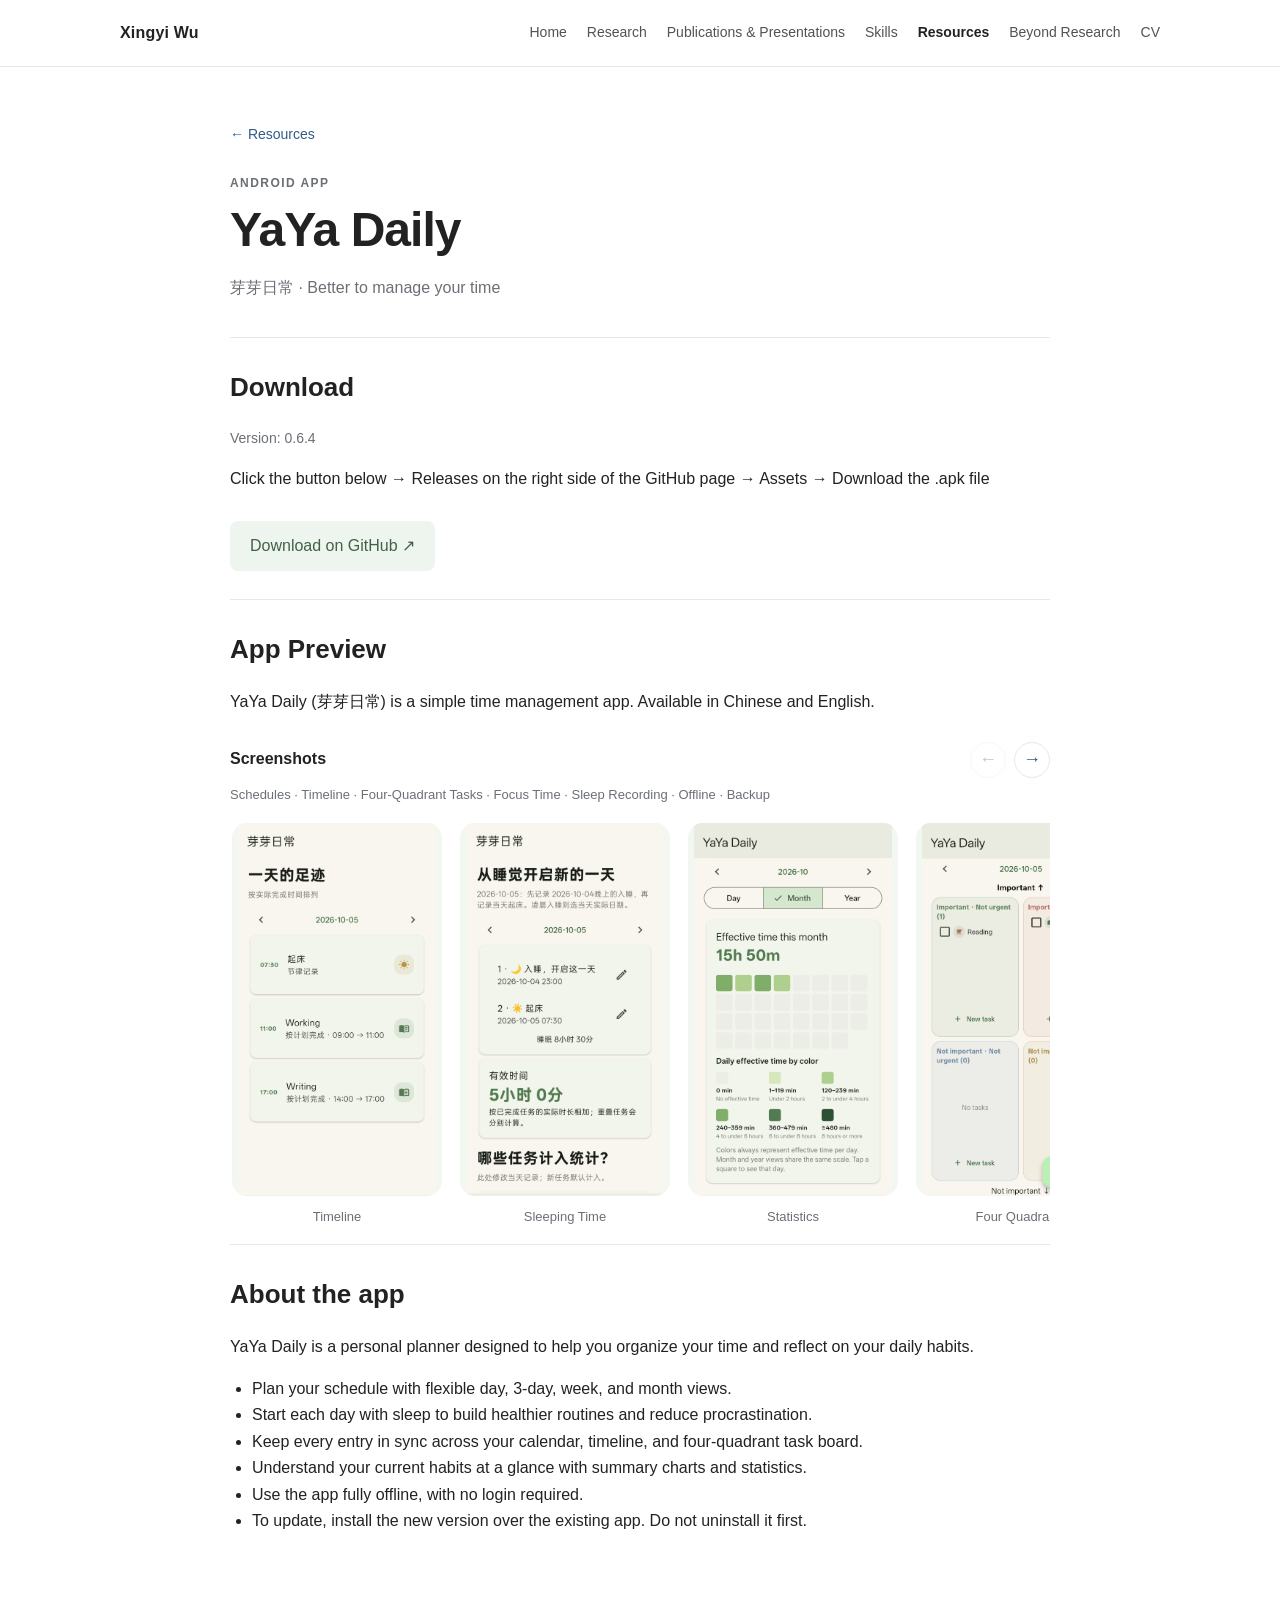
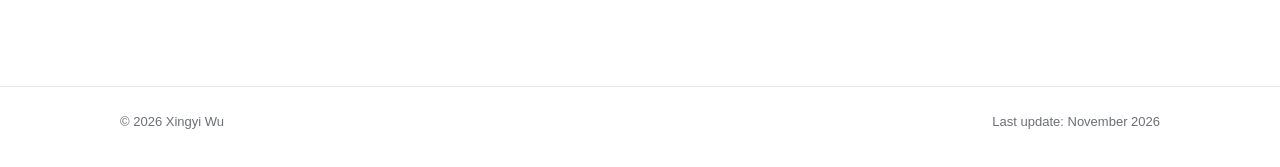
<file: yaya-daily.html>
<!doctype html>
<html lang="en">

<head>
  <meta charset="utf-8">
  <meta name="viewport" content="width=device-width, initial-scale=1">
  <meta name="description" content="YaYa Daily — a simple time management app, available in Chinese and English.">
  <title>YaYa Daily | Xingyi Wu</title>
  <link rel="stylesheet" href="style.css">
</head>

<body>

  <header class="site-header">
    <div class="wrap nav-wrap">
      <a class="brand" href="index.html">Xingyi Wu</a>
      <nav class="nav" aria-label="Primary navigation">
        <a href="index.html">Home</a>
        <a href="research.html">Research</a>
        <a href="outputs.html">Publications &amp; Presentations</a>
        <a href="skills.html">Skills</a>
        <a href="resources.html" class="active">Resources</a>
        <a href="beyond.html">Beyond Research</a>
        <a href="Xingyi_Wu_CV.pdf?v=20261001" target="_blank" rel="noopener">CV</a>
      </nav>
    </div>
  </header>

  <main class="page">
    <div class="wrap content">
      <a class="back-home" href="resources.html">← Resources</a>
      <p class="eyebrow">Android App</p>
      <h1 class="page-title">YaYa Daily</h1>
      <p class="resources-intro">
        芽芽日常 · Better to manage your time
      </p>

      <!-- Download -->
      <section class="section">
        <h2 class="section-title">Download</h2>
        <p class="app-version">Version: 0.6.4</p>

        <p>
          Click the button below → Releases on the right side of the GitHub page
          → Assets → Download the .apk file
        </p>

        <a class="download-link" href="https://github.com/xingyi-wu/YaYa-Daily" target="_blank"
          rel="noopener noreferrer">
          Download on GitHub <span aria-hidden="true">↗</span>
        </a>
      </section>

      <!-- APP 介绍和截图展示 -->
      <section class="section" aria-labelledby="preview-heading">
        <h2 class="section-title" id="preview-heading">App Preview</h2>

        <p>
          YaYa Daily (芽芽日常) is a simple time management app.
          Available in Chinese and English.
        </p>

        <div class="gallery-heading">
          <span>Screenshots</span>
          <div class="gallery-controls">
            <button type="button" data-gallery-prev aria-label="Scroll app previews left">←</button>
            <button type="button" data-gallery-next aria-label="Scroll app previews right">→</button>
          </div>
        </div>

        <p class="gallery-hint" id="gallery-help">
          Schedules · Timeline · Four-Quadrant Tasks · Focus Time ·
          Sleep Recording · Offline · Backup
        </p>

        <div class="app-gallery" tabindex="0" role="region" aria-label="YaYa Daily app previews"
          aria-describedby="gallery-help">

          <figure class="app-shot">
            <img src="assets/yaya/preview-01.jpg" alt="Schedule view 1" draggable="false">
            <figcaption>Timeline</figcaption>
          </figure>

          <figure class="app-shot">
            <img src="assets/yaya/preview-02.jpg" alt="Schedule view 2" draggable="false">
            <figcaption>Sleeping Time</figcaption>
          </figure>

          <figure class="app-shot">
            <img src="assets/yaya/preview-1.jpg" alt="Schedule view 3" draggable="false">
            <figcaption>Statistics</figcaption>
          </figure>

          <figure class="app-shot">
            <img src="assets/yaya/preview-2.jpg" alt="Time Axis" draggable="false">
            <figcaption>Four Quadrants</figcaption>
          </figure>

          <figure class="app-shot">
            <img src="assets/yaya/preview-3.jpg" alt="Health" draggable="false">
            <figcaption>New Task</figcaption>
          </figure>
        </div>
        <!-- 功能介绍 -->
        <section class="section">
          <h2 class="section-title">About the app</h2>
          <p>
            YaYa Daily is a personal planner designed to help you
            organize your time and reflect on your daily habits.
          </p>
          <ul class="app-features">
            <li>Plan your schedule with flexible day, 3-day, week, and month views.</li>
            <li>Start each day with sleep to build healthier routines and reduce procrastination.</li>
            <li>Keep every entry in sync across your calendar, timeline, and four-quadrant task board.</li>
            <li>Understand your current habits at a glance with summary charts and statistics.</li>
            <li>Use the app fully offline, with no login required.</li>
            <li>To update, install the new version over the existing app. Do not uninstall it first.</li>
          </ul>
        </section>


      </section>

    </div>
  </main>

  <footer>
    <div class="wrap footer-inner">
      <span>© 2026 Xingyi Wu</span>
      <span>Last update: November 2026</span>
    </div>
  </footer>

  <!-- 保留图片拖动、滚轮和左右按钮功能 -->
  <script src="resources.js" defer></script>

</body>

</html>
</file>
<file: style.css>
:root {
  --text: #222222;
  --muted: #6b6f76;
  --line: #e8e8e8;
  --soft: #f7f7f7;
  --accent: #315c8a;
  --max: 1040px;
}

* {
  box-sizing: border-box;
}

html {
  scroll-behavior: smooth;
}

body {
  margin: 0;
  font-family: Arial, Helvetica, sans-serif;
  color: var(--text);
  background: #ffffff;
  line-height: 1.65;
}

a {
  color: var(--accent);
  text-decoration: none;
}

a:hover {
  text-decoration: underline;
}

.site-header {
  position: sticky;
  top: 0;
  z-index: 20;
  background: rgba(255, 255, 255, .96);
  border-bottom: 1px solid var(--line);
  backdrop-filter: blur(8px);
}

.wrap {
  width: min(var(--max), calc(100% - 40px));
  margin: 0 auto;
}

.nav-wrap {
  min-height: 66px;
  display: flex;
  align-items: center;
  justify-content: space-between;
  gap: 24px;
}

.brand {
  color: var(--text);
  font-weight: 700;
  letter-spacing: .2px;
}

.nav {
  display: flex;
  flex-wrap: wrap;
  gap: 20px;
  font-size: 14px;
}

.nav a {
  color: #4f5358;
}

.nav a.active {
  color: var(--text);
  font-weight: 700;
}

.page {
  padding: 54px 0 80px;
}

.hero {
  display: grid;
  grid-template-columns: 260px 1fr;
  gap: 64px;
  align-items: start;
}

.profile-card {
  position: sticky;
  top: 100px;
}

.avatar {
  width: 170px;
  height: 170px;
  border-radius: 50%;
  object-fit: cover;
  background: #eef2f6;
  display: grid;
  place-items: center;
  font-size: 40px;
  font-weight: 700;
  color: #52606d;
  margin-bottom: 22px;
}

.profile-card h1 {
  margin: 0 0 4px;
  font-size: 28px;
}

.role,
.affiliation {
  margin: 4px 0;
  color: var(--muted);
  font-size: 14px;
}

.profile-links {
  margin-top: 18px;
  display: flex;
  flex-direction: column;
  align-items: flex-start;
  gap: 6px;
  font-size: 14px;
}

.eyebrow {
  margin: 0 0 8px;
  color: var(--muted);
  text-transform: uppercase;
  letter-spacing: .12em;
  font-size: 12px;
  font-weight: 700;
}



.hero-copy h2,
.page-title {
  margin: 0 0 18px;
  font-size: clamp(32px, 4vw, 48px);
  line-height: 1.15;
  letter-spacing: -0.02em;
}

.hero-copy p {
  font-size: 18px;
  max-width: 760px;
}

.callout {
  margin: 30px 0;
  padding: 22px 24px;
  background: var(--soft);
  border-left: 4px solid var(--accent);
  border-radius: 4px;
  font-size: 18px;
}

.callout-last {
  margin: 2px 0 0;
  font-size: 8px;
}

.pages-block {
  margin-top: 42px;
}

.pages-block h2,
.section-title {
  font-size: 26px;
  margin: 0 0 18px;
}

.page-links {
  display: grid;
  grid-template-columns: repeat(2, minmax(0, 1fr));
  gap: 12px;
}

.page-link {
  display: block;
  padding: 18px 20px;
  border: 1px solid var(--line);
  border-radius: 8px;
  color: var(--text);
  background: #fff;
}

.page-link:hover {
  text-decoration: none;
  border-color: #cfd6df;
  background: #fbfbfb;
}

.page-link strong {
  display: block;
  margin-bottom: 3px;
}

.page-link span {
  color: var(--muted);
  font-size: 14px;
}

.stats {
  display: grid;
  grid-template-columns: repeat(3, minmax(0, 1fr));
  gap: 14px;
  margin: 34px 0 10px;
}

.stat {
  border-top: 2px solid var(--text);
  padding-top: 12px;
}

.stat strong {
  display: block;
  font-size: 22px;
}

.stat span {
  color: var(--muted);
  font-size: 14px;
}

.content {
  max-width: 820px;
}

.section {
  padding: 28px 0;
  border-top: 1px solid var(--line);
}

.presentations-section {
  border-top: none;
}

.cards {
  display: grid;
  gap: 18px;
}

.card {
  padding: 22px 24px;
  border: 1px solid var(--line);
  border-radius: 8px;
  background: #fff;
}

.card h3 {
  margin: 6px 0 8px;
  font-size: 20px;
}

.tag {
  color: var(--muted);
  font-size: 12px;
  text-transform: uppercase;
  letter-spacing: .08em;
  font-weight: 700;
}

.pub-list,
.timeline {
  padding-left: 0;
  list-style: none;
}

.pub-list li {
  padding: 16px 0;
  /* 每条文献上下的间距，原来是 18px */
  margin: 0;
  line-height: 1.25;
  /* 同一条文献内部的行距 */
  border-bottom: 1px solid var(--line);
}

.pub-list>li:last-child {
  border-bottom: 0;
}

.status {
  color: var(--muted);
  font-style: italic;
  text-decoration: underline;
}

.timeline-item {
  display: grid;
  grid-template-columns: 150px 1fr;
  gap: 28px;
  padding: 17px 0;
  border-bottom: 1px solid var(--line);
  align-items: start;
}

.timeline-item>span {
  color: var(--muted);
  font-weight: 700;
  line-height: 1.5;
}

.timeline-item>p {
  margin: 0;
}

.skills-grid {
  display: grid;
  grid-template-columns: repeat(2, minmax(0, 1fr));
  gap: 16px;
}

.skill {
  padding: 18px;
  background: var(--soft);
  border-radius: 8px;
}

.skill h3 {
  margin-top: 0;
}

.back-home {
  display: inline-block;
  margin-bottom: 28px;
  font-size: 14px;
}

footer {
  border-top: 1px solid var(--line);
  padding: 24px 0 34px;
  color: var(--muted);
  font-size: 13px;
}

.footer-inner {
  display: flex;
  justify-content: space-between;
  flex-wrap: wrap;
  gap: 10px 24px;
}

@media (max-width: 760px) {
  .nav-wrap {
    align-items: flex-start;
    padding: 16px 0;
  }

  .nav {
    gap: 12px;
  }

  .hero {
    grid-template-columns: 1fr;
    gap: 30px;
  }

  .profile-card {
    position: static;
  }

  .page-links,
  .stats,
  .skills-grid {
    grid-template-columns: 1fr;
  }

  .hero-copy p {
    font-size: 16px;
  }
}


.life-grid {
  display: grid;
  grid-template-columns: repeat(2, minmax(0, 1fr));
  gap: 20px;
}

.life-card {
  margin: 0;
  border: 1px solid var(--line);
  border-radius: 10px;
  overflow: hidden;
  background: #fff;
}

.life-card img {
  width: 100%;
  aspect-ratio: 4 / 3;
  object-fit: cover;
  display: block;
  background: var(--soft);
}

.life-card figcaption {
  padding: 14px 16px 16px;
}

.life-card figcaption span {
  color: var(--muted);
  font-size: 14px;
}

@media (max-width: 760px) {
  .life-grid {
    grid-template-columns: 1fr;
  }
}


.sidebar-pages {
  margin-top: 26px;
  padding-top: 18px;
  border-top: 1px solid var(--line);
  display: flex;
  flex-direction: column;
  align-items: flex-start;
  gap: 7px;
  font-size: 14px;
}

.sidebar-pages .eyebrow {
  margin-bottom: 2px;
}

.sidebar-pages a {
  color: #4f5358;
}

.sidebar-pages a:hover {
  color: var(--text);
}

.research-highlights {
  margin-top: 46px;
}

.highlight-grid {
  display: grid;
  grid-template-columns: repeat(3, minmax(0, 1fr));
  gap: 16px;
}

.highlight-card {
  display: block;
  color: var(--text);
  border: 1px solid var(--line);
  border-radius: 10px;
  overflow: hidden;
  background: #fff;
  transition: transform .15s ease, border-color .15s ease;
}

.highlight-card:hover {
  text-decoration: none;
  transform: translateY(-2px);
  border-color: #cfd6df;
}

.highlight-card img {
  width: 100%;
  aspect-ratio: 4 / 3;
  object-fit: cover;
  display: block;
  background: var(--soft);
}

.highlight-caption {
  padding: 14px 15px 16px;
}

.highlight-caption strong {
  display: block;
  margin-bottom: 4px;
  font-size: 16px;
}

.highlight-caption span {
  display: block;
  color: var(--muted);
  font-size: 13px;
  line-height: 1.5;
}

@media (max-width: 900px) {
  .highlight-grid {
    grid-template-columns: 1fr;
  }
}

.presentation-year {
  margin: 8px 0 4px;
  color: var(--muted);
  font-size: 19px;
}

.presentation-item {
  padding: 16px 0;
  margin: 0;
  line-height: 1.25;
  border-bottom: 1px solid var(--line);
}

.presentation-item p {
  margin: 0;
}

.presentation-item:last-child {
  border-bottom: none;
}

.presentation-item>strong {
  font-size: 17px;
}

.presentation-item p {
  margin: 6px 0 0;
}

.highlight-intro {
  max-width: 760px;
  margin: 8px 0 24px;
  font-size: 16px;
  line-height: 1.7;
  color: var(--muted);
}

.highlight-subtitle {
  margin-top: 64px;
  margin-bottom: 12px;
}

/* Research figures */
.research-figure {
  width: 100%;
  margin-top: 20px;
  text-align: center;
}

.research-figure img {
  display: block;
  width: auto;
  max-width: 100%;
  max-height: 420px;
  height: auto;
  margin: 0 auto;
  object-fit: contain;
}

.presentation-heading {
  display: flex;
  align-items: baseline;
  width: 100%;
  gap: 24px;
}

.presentation-heading>strong {
  flex: 0 1 auto;
}

.presentation-date {
  margin-left: auto;
  flex-shrink: 0;
  font-size: 15px;
  font-weight: 400;
  color: var(--muted);
  text-align: right;
  white-space: nowrap;
}

.baseball-photos {
  display: grid;
  grid-template-columns: 1fr 1fr;
  gap: 4px;
  aspect-ratio: 4 / 3;
  overflow: hidden;
}

.life-card .baseball-photos img {
  width: 100%;
  height: 100%;
  min-height: 0;
  aspect-ratio: auto;
  object-fit: cover;
}

.travel-photos {
  display: grid;
  grid-template-columns: repeat(2, minmax(0, 1fr));
  grid-template-rows: repeat(2, minmax(0, 1fr));
  gap: 4px;
  aspect-ratio: 4 / 3;
  overflow: hidden;
}

.life-card .travel-photos img {
  width: 100%;
  height: 100%;
  min-height: 0;
  aspect-ratio: auto;
  object-fit: cover;
}

.presentations-section sup {
  font-size: 0.3em;
}

/* Resources */
.resources-intro,
.section-description,
.empty-share {
  color: var(--muted);
}

.resources-intro {
  margin: 0 0 36px;
}

.resources-section .section-title {
  margin-bottom: 6px;
}

.section-description {
  margin: 0 0 24px;
  font-size: 15px;
}

.shared-app h3 {
  margin: 0 0 8px;
  font-size: 21px;
  line-height: 1.5;
}

.app-version {
  font-size: 14px;
  color: var(--muted);
  margin: 0 0 16px;
}

.gallery-heading {
  display: flex;
  align-items: center;
  justify-content: space-between;
  margin-top: 26px;
  font-weight: 700;
}

.gallery-controls {
  display: flex;
  gap: 8px;
}

.gallery-controls button {
  width: 36px;
  height: 36px;
  border: 1px solid var(--line);
  border-radius: 50%;
  background: white;
  color: var(--accent);
  cursor: pointer;
  font-size: 18px;
}

.gallery-controls button:disabled {
  opacity: .35;
  cursor: default;
}

.gallery-hint {
  margin: 6px 0 14px;
  color: var(--muted);
  font-size: 13px;
}

.app-gallery {
  display: flex;
  gap: 18px;
  overflow-x: auto;
  padding: 4px 2px 16px;
  cursor: grab;
  touch-action: pan-x pan-y;
  scrollbar-width: thin;
  scrollbar-color: #c4d3c5 #f4f6f4;
}

.app-gallery.is-dragging {
  cursor: grabbing;
  user-select: none;
}

.app-shot {
  flex: 0 0 210px;
  margin: 0;
}

.app-shot img {
  display: block;
  width: 100%;
  aspect-ratio: 9 / 16;
  object-fit: contain;
  border-radius: 15px;
  background: #f2f7f2;
  user-select: none;
  -webkit-user-drag: none;
}

.app-shot figcaption {
  margin-top: 10px;
  text-align: center;
  font-size: 13px;
  color: var(--muted);
}

.app-gallery:focus-visible,
.gallery-controls button:focus-visible {
  outline: 2px solid var(--accent);
  outline-offset: 4px;
}

.empty-share {
  padding: 18px 20px;
  margin: 0;
  background: var(--soft);
  border-radius: 8px;
  font-size: 15px;
}

.download-pending,
.download-link {
  display: inline-block;
  margin-top: 12px;
  padding: 12px 20px;
  border-radius: 8px;
  background: #eef4ee;
  color: #426247;
}

.app-features {
  padding-left: 22px;
}

@media (max-width: 760px) {
  .nav-wrap {
    flex-wrap: wrap;
    gap: 12px;
  }

  .app-shot {
    flex-basis: 185px;
  }

  .shared-app h3 {
    font-size: 19px;
  }
}

@media (prefers-reduced-motion: reduce) {
  html {
    scroll-behavior: auto;
  }
}
</file>
